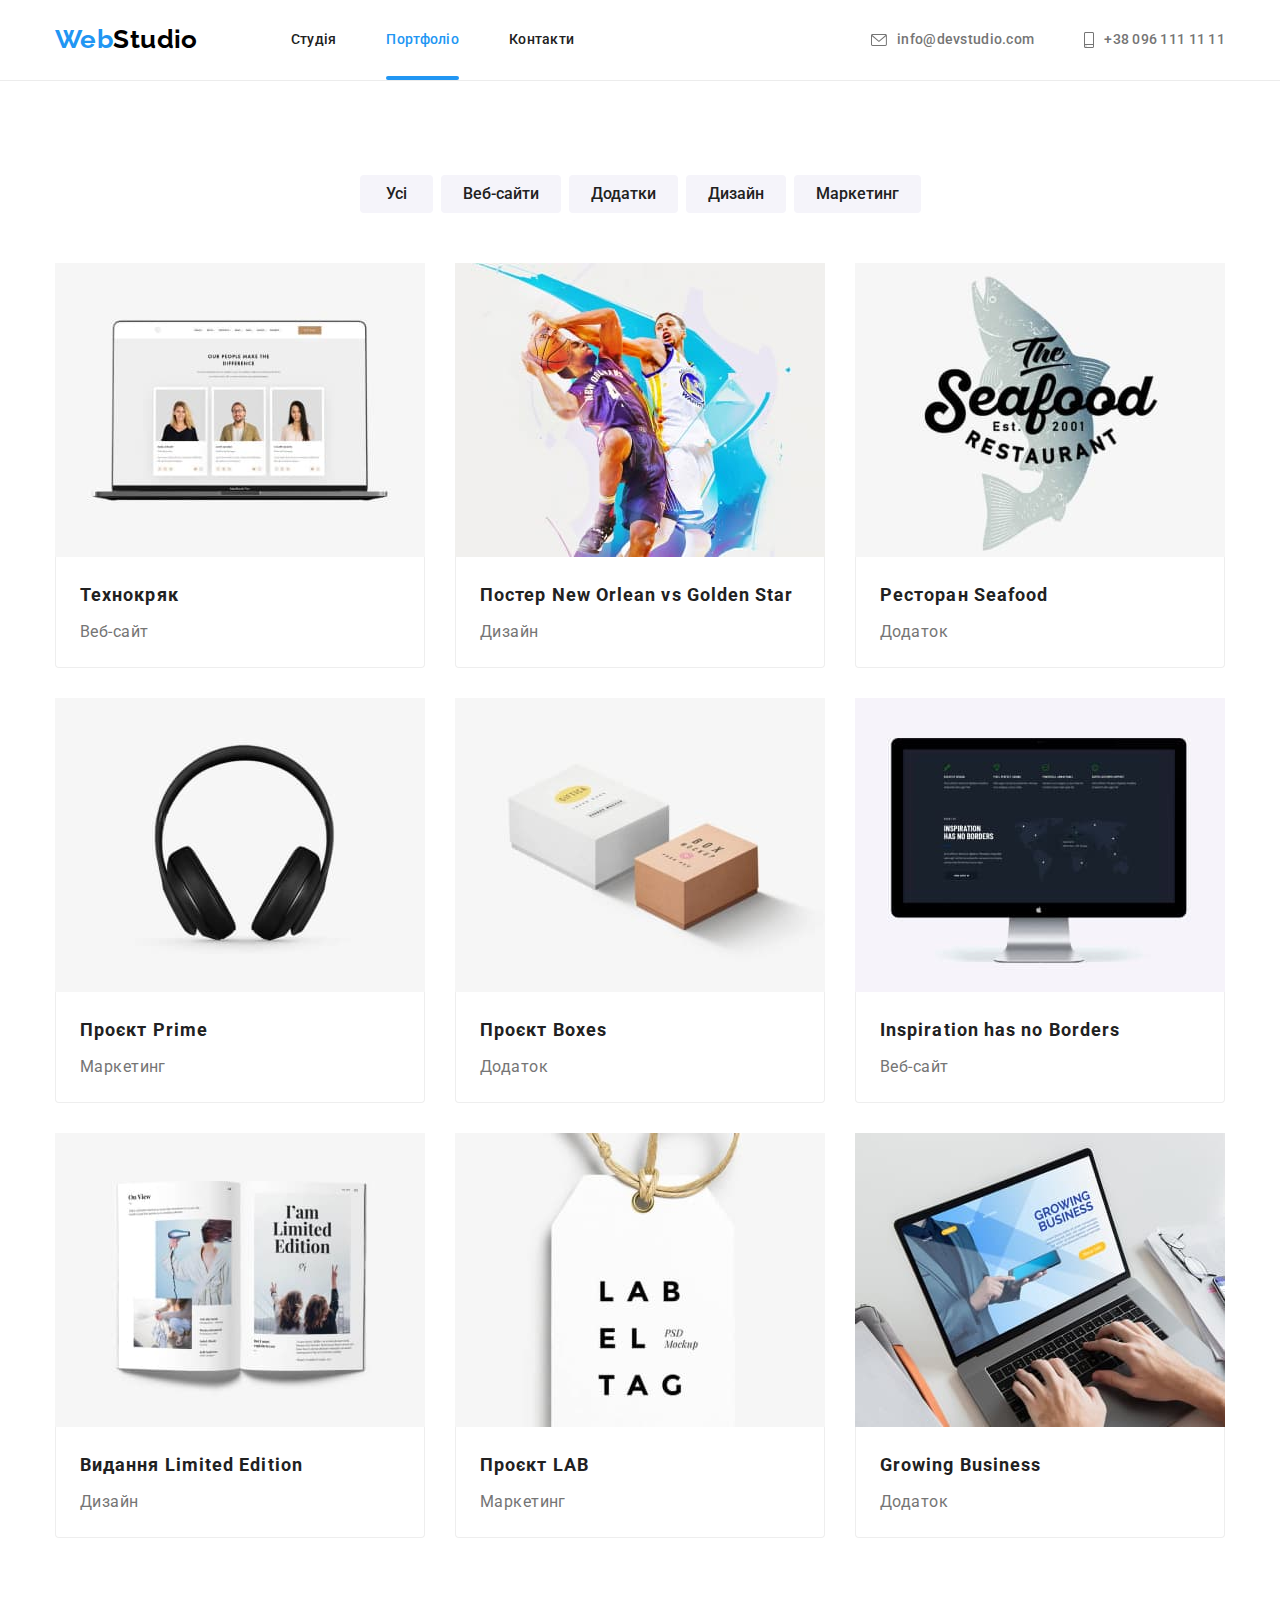
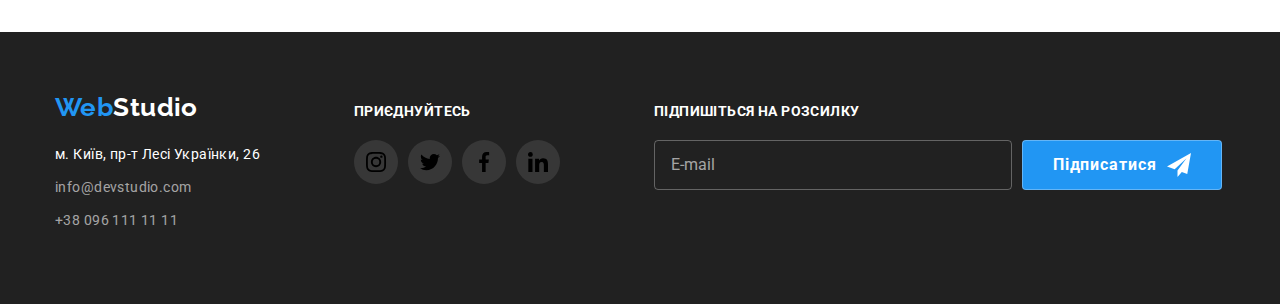
<file: portfolio.html>
<!DOCTYPE html>
<html lang="uk">
<head>
    <meta charset="UTF-8">
    <meta http-equiv="X-UA-Compatible" content="IE=edge">
    <meta name="viewport" content="width=device-width, initial-scale=1.0">
    <title>Document</title>
    <link rel="preconnect" href="https://fonts.googleapis.com">
    <link rel="preconnect" href="https://fonts.gstatic.com" crossorigin>
    <link href="https://fonts.googleapis.com/css2?family=Raleway:wght@700&family=Roboto:wght@400;500;700;900&display=swap" rel="stylesheet">
    <link rel="stylesheet" href="https://cdnjs.cloudflare.com/ajax/libs/modern-normalize/1.1.0/modern-normalize.min.css">
    <link rel="stylesheet" href="./css/main.min.css">
    <link rel="stylesheet" href="./css/style.css" type="text/css">
</head>
<body>
    <header class="header-border">
        <div class="header-conteiner container">
        <a class="logo logo-header" href=""><span class="logo logo-first">Web</span><span class="logo logo-second">Studio</span></a> 
        <nav class="header"> 
            <ul class="site-nav list">
                    <li class="site-nav item"><a href="./index.html" class="site-nav-link link">Студія</a></li>
                    <li class="site-nav item"><a href="./portfolio.html" class="site-nav-link current link">Портфоліо</a></li>
                    <li class="site-nav item"><a href="" class="site-nav-link link">Контакти</a></li>
            </ul>
        </nav>
        <!-- <div class="header-group"> -->
        <ul class="auth-nav list">
           <li class="auth-item">
                <a  class="mail link" href="mailto:info@devstudio.com">
                    <svg class="auth-icon" width="16" height="12">
                    <use href="./images/icons.svg#envelope"></use>
                    </svg>info@devstudio.com</a>
            </li>
            <li class="auth-item">
                <a class="tel link" href="tel:+380961111111">
                    <svg class="auth-icon" width="10" height="16">
                    <use href="./images/icons.svg#smartphone"></use>
                    </svg>+38 096 111 11 11</a>
            </li>
        </ul>
        <!-- </div> -->
       </div>
    </header>
    <main>
        <section class="choise">
        <div class="choise-container container">    
            <h1 class="visually-hidden">Choise projects</h1>
            <ul class="choise-list-container list"> 
                <li class="choise-item">
                    <button class="choise-btn btn" type="button">Усі</button>
                </li>
                <li class="choise-item">
                    <button class="choise-btn btn" type="button">Веб-сайти</button>
                </li> 
                <li class="choise-item">
                    <button class="choise-btn btn"  type="button">Додатки</button>
                </li>
                <li class="choise-item">
                    <button class="choise-btn btn" type="button">Дизайн</button>
                </li>
                <li class="choise-item">
                    <button class="choise-btn btn" type="button">Маркетинг</button>
                </li>
            </ul>
            <ul class="choise-project list">
            <li class="choise-project-item">
                <a href="" class="project-link link">
                <div class="project-thumb">
                <img class="project-img" src="./images/web1.jpeg" alt="Techno" width="370">   
                    <div class="project-action">
                        <p class="project-descript">Ресурс пропонує комплексні пропозиції з різним рівнем функціоналу та сервісів. Все це дозволить відвідувачу отримати вичерпні відомості про компанію чи приватну особу.</p>
                    </div>
                </div>
                <div class="project-wrapper">
                    <h2 class="project-title">Технокряк</h2> 
                    <p class="project-type">Веб-сайт</p>
                </div>
                </a>
            </li>
            <li class="choise-project-item">
                <a href="" class="project-link link">
                <div class="project-thumb">
                <img class="project-img" src="./images/poster1.jpeg" alt="Poster" width="370"> 
                <div class="project-action">
                    <p class="project-descript">Ресурс пропонує комплексні пропозиції з різним рівнем функціоналу та сервісів. Все це дозволить відвідувачу отримати вичерпні відомості про компанію чи приватну особу.</p>
                </div>
                </div>
                <div class="project-wrapper">
                    <h2 class="project-title">Постер New Orlean vs Golden Star</h2>
                    <p class="project-type">Дизайн</p>
                </div>
                </a>
            </li>
            <li class="choise-project-item">
                <a href="" class="project-link link">
                <div class="project-thumb">
                <img class="project-img" src="./images/resto1.jpeg" alt="Restoran" width="370" >
                <div class="project-action">
                    <p class="project-descript">Ресурс пропонує комплексні пропозиції з різним рівнем функціоналу та сервісів. Все це дозволить відвідувачу отримати вичерпні відомості про компанію чи приватну особу.</p>
                </div>
                </div>
            <div class="project-wrapper">
                    <h2 class="project-title">Ресторан Seafood</h2> 
                    <p class="project-type">Додаток</p>
                </div>
                </a>
            </li>
            <li class="choise-project-item">
                <a href="" class="project-link link">
                    <div class="project-thumb">
                        <img class="project-img" src="./images/prime1.jpeg" alt="Project prime" width="370"> 
                         <div class="project-action">
                            <p class="project-descript">Ресурс пропонує комплексні пропозиції з різним рівнем функціоналу та сервісів. Все це дозволить відвідувачу отримати вичерпні відомості про компанію чи приватну особу.</p>
                        </div>
                    </div>
            <div class="project-wrapper">
                    <h2 class="project-title">Проєкт Prime</h2>
                    <p class="project-type">Маркетинг</p>
                </div>
                </a>
            </li>
            <li class="choise-project-item">
                <a href="" class="project-link link">
                 <div class="project-thumb">
                <img class="project-img" src="./images/box1.jpeg" alt="project boxes" width="370"> 
                <div class="project-action">
                    <p class="project-descript">Ресурс пропонує комплексні пропозиції з різним рівнем функціоналу та сервісів. Все це дозволить відвідувачу отримати вичерпні відомості про компанію чи приватну особу.</p>
                </div>
            </div>
            <div class="project-wrapper">    
                    <h2 class="project-title">Проєкт Boxes</h2>
                    <p class="project-type">Додаток</p>
                </div>
                </a>
            </li>
            <li class="choise-project-item">
                <a href="" class="project-link link">
                    <div class="project-thumb">
                <img class="project-img" src="./images/inspiration1.jpeg" alt="No borders" width="370"> 
                <div class="project-action">
                   <p class="project-descript">Ресурс пропонує комплексні пропозиції з різним рівнем функціоналу та сервісів. Все це дозволить відвідувачу отримати вичерпні відомості про компанію чи приватну особу.</p>
                </div>
            </div>
                    
                    <div class="project-wrapper">   
                    <h2 class="project-title">Inspiration has no Borders</h2>
                    <p class="project-type">Веб-сайт</p>
        
                </div>
                </a>
            </li>
            <li class="choise-project-item">
                <a  href="" class="project-link link">
                    <div class="project-thumb">
                <img class="project-img" src="./images/editionlimited1.jpeg" alt="Limited Edition" width="370">
                <div class="project-action">
                    <p class="project-descript">Ресурс пропонує комплексні пропозиції з різним рівнем функціоналу та сервісів. Все це дозволить відвідувачу отримати вичерпні відомості про компанію чи приватну особу.</p>
                    </div>
                    </div>
                    <div class="project-wrapper"> 
                        <h2 class="project-title">Видання Limited Edition</h2>
                    <p class="project-type">Дизайн</p>
    
                    </div>
                </a>
            </li>
            <li class="choise-project-item">
                <a href="" class="project-link link">
                    <div class="project-thumb">
                <img class="project-img" src="./images/lab1.jpeg" alt="Project LAB" width="370"> 
                <div class="project-action">
                    <p class="project-descript">Ресурс пропонує комплексні пропозиції з різним рівнем функціоналу та сервісів. Все це дозволить відвідувачу отримати вичерпні відомості про компанію чи приватну особу.</p>
                    </div>
                    </div>                   
                    <div class="project-wrapper">
                    <h2 class="project-title">Проєкт LAB</h2>
                    <p class="project-type">Маркетинг</p>
                </div>
                </a>
            </li>
            <li class="choise-project-item">
                <a href="" class="project-link link">
                    <div class="project-thumb">
                    <img class="project-img" src="./images/bisnessgrow1.jpeg" alt="Growing Business" width="370">
                        <div class="project-action">
                        <p class="project-descript">Ресурс пропонує комплексні пропозиції з різним рівнем функціоналу та сервісів. Все це дозволить відвідувачу отримати вичерпні відомості про компанію чи приватну особу.</p>
                        </div>
                    </div>
                        <div class="project-wrapper">
                        <h2 class="project-title">Growing Business</h2>
                        <p class="project-type">Додаток</p>
                        </div>
                </a>
            </li>
            </ul>
        </div>
        </section>
    </main>
    <footer class="footer">
        <div class="container footer-container">
            <div class="">    
        <a class="logo-footer logo link" href=""> <span class="logo logo-first">Web</span><span class="logo logo-third">Studio</span></a>
        <address>
            <ul class="adress list">
                <li class="adress-item">
                    <a class="adress-post link" href="#">м. Київ, пр-т Лесі Українки, 26</a> 
                </li>
                <li class="adress-item">
                    <a class="contact link" href="mailto:info@devstudio.com">info@devstudio.com</a>
                </li>
                <li class="adress-item">
                    <a class="contact link" href="tel:+380961111111">+38 096 111 11 11</a>
                </li>
            </ul>
            </address>
            </div>
            <div class="footer-social-container">
                <p class="social-title">приєднуйтесь</p>
                <ul class="footer-social-list list">
                    <li class="social-items">
                        <a class="footer-social-link link" href="" aria-label="Instagram"> 
                            <svg class="social-icon" widht="20" height="20">
                            <use href="./images/icons.svg#instagram"></use>
                            </svg>
                        </a>
                    </li>
                    <li class="social-items"> 
                        <a class="footer-social-link link" href="" aria-label="Twitter"> 
                            <svg class="social-icon" widht="20" height="20">
                            <use href="./images/icons.svg#twitter"></use>
                            </svg>
                        </a>
                    </li>
                    <li class="social-items"> 
                        <a class="footer-social-link link" href="" aria-label="Facebook"> 
                            <svg class="social-icon" widht="20" height="20">
                            <use href="./images/icons.svg#facebook"></use>
                            </svg>
                        </a> 
                    </li>
                    <li class="social-items"> 
                        <a class="footer-social-link link" href="" aria-label="Linkedin"> 
                            <svg class="social-icon" widht="20" height="20">
                            <use href="./images/icons.svg#linkedin"></use>
                            </svg>
                        </a> 
                    </li>
                </ul>
            </div>
            <div class="footer-subscribe-container">
                <p class="subscribe-title">Підпишіться на розсилку</p>
                    <form class="footer-form" name="footer-form"> 
                        <label class="footer-form-field">
                            <input class="footer-form-input" type="email" placeholder="E-mail">
                        </label>
                        <button class="subscribe-btn btn" type="submit">
                           <span class="subscribe-text">Підписатися</span>
                            <svg class="subscribe-icon" width="24" height=""24>
                                <use href="./images/icons.svg#send"></use>
                            </svg> 
                        </button>
                    </form>
            </div>    
        </div>
    </footer>
    </body>
    </html>
</file>
<file: css/style.css>
/* main color text #212121 */
/* another color text #757575 */
/* white color text  #FFFFFF   */  
/* link  #2196F3  */
/* another link rgba(255, 255, 255, 0.6 */
/*:root {
   --main-text-color:#212121;
   --secondary-text-color:#757575;
    --accent-text-color:#2196F3;
   --white-text-color:#FFFFFF ;
    --icon-main-color:#AFB1B8;
    --card-gap:30px;
    --hover-duration: 250ms;
    --transition-function: cubic-bezier(0.4, 0, 0.2, 1);
*/
/*body*/
body {
    font-family: 'Roboto', sans-serif;
    font-size: 14px;
    letter-spacing: 0.03em;
    color:var(--main-text-color);
}
/* reset*/

/*.list {
    list-style: none;
    padding: 0;
    margin: 0;
}*/
/*h1, h2, h3, h4, h5, h6, p {
    margin: 0;
}*/

/* /reset  */
/*
.container {
    width: 1200px;
    margin-left: auto;
    margin-right: auto;
    padding-right: 15px;
    padding-left: 15px;

}*/

/*header
.header {
    display:flex;
    align-items: center;
    
    background-color: var(--white-text-color);
}
.header-border {
    border-bottom: 1px solid #ECECEC;   
}
.header-conteiner {
    display:flex;
    align-items: center;

}*/

/*logo*/

/*.logo {
    
    font-family: 'Raleway', sans-serif;
    font-weight: 700;
    font-size: 26px;
    line-height: 1.19;
    text-decoration: none;
}

.logo-header {
    display:block;
    margin-right: 93px;
    padding-top: 24px;
    padding-bottom: 25px;
    
}

.logo-first {
    color: var(--accent-text-color);
}

.logo-second {
    color:#000000
}
.logo-third {
    color: var(--white-text-color);
}*/
 
/*page navigation*/
/*.site-nav {
    display:flex;
    align-items: center;
    font-weight: 500;
    line-height: 1.14;
    letter-spacing: 0.02em
}
.link {
    text-decoration:none;
}

.site-nav-link {
    display:block;
    position: relative;
    padding-top: 32px;
    padding-bottom: 32px;
    color:var(--main-text-color);

    transition: color var(--hover-duration) var(--transition-function);
}
.site-nav-link.current {
    color:var(--accent-text-color)
}
.site-nav .link:hover, .site-nav .link:focus {
    color: var(--accent-text-color);
}
.site-nav-link.current::after {
    content: '';
    position: absolute;
    bottom: 0;
    left: 0;
    display: block;
    width: 100%;
    height: 4px;
    border-radius: 2px;
    background-color: var(--accent-text-color);
}

.site-nav .item+.item {
    margin-left: 50px;
}


.auth-nav {
    display:flex;
    align-items: center;
    margin-left: auto;
    padding-top: 32px;
    padding-bottom: 32px;
    font-weight: 500;
    line-height: 1.14;
    letter-spacing: 0.02em;

    transition: color var(--hover-duration) var(--transition-function);

}
 .auth-nav .link:hover, .auth-nav .link:focus {
   color: var(--accent-text-color) ;
 }
.auth-item {
    display: flex;
    justify-content: center;
    align-items: baseline;

}

.auth-icon {
    
    margin-right: 10px;
    fill:currentColor;
}

.auth-icon:hover,
.auth-icon:focus {
    fill: var(--accent-text-color);
}

.mail {
    display: flex;
    align-items: center;
    margin-right: 50px;
    
    color: var(--secondary-text-color);
}

.tel {
    display: flex;
    align-items: center;
 
    color:var(--secondary-text-color);


}
*/
/*title section*/

/*.idea {
    max-width: 1600px;
    margin-right: auto;
    margin-left: auto;
    padding-top: 200px;
    padding-bottom: 200px;

    text-align: center;
    background-color: #212121; 
    background-image:linear-gradient(rgba(47, 48, 58, 0.4),rgba(47, 48, 58, 0.4)), url(../images/idea/idea-hero.jpeg);

    background-repeat: no-repeat;
    background-size: cover;
    background-position: center;
}

.idea-title {
    
    margin-right: auto;
    margin-bottom: 30px;
    margin-left: auto;

    font-weight: 900;
    font-size: 44px;
    line-height: 1.36;
    
    color: var(--white-text-color);

}*/
/*button order*/

/*section priority*/


/*section job*/

/*.overlay-thumb {
    position: absolute;
    content: '';
    bottom: 0;
    left: 0;
    width: 100%;
    background-color: rgba(47, 48, 58, 0.8);
}*/

/*section team*/

/* section clients
.clients {
    padding-top: 94px;
    padding-bottom: 94px;
}
.clients-title {
    margin-bottom: 50px;
    font-size: 36px;
    line-height: 1.17;
    text-align:center;

}

.clients-list {
    display: flex;
    justify-content:center;
    align-items: center;
    gap: 30px;
}

.clients-link {
    width: 170px;
    height: 92px;
    display: flex;
    align-items: center;
    justify-content: center;
    border: 1px solid var(--icon-main-color);
    border-radius: 4px;
    color: var(--icon-main-color);

    transition: color var(--hover-duration) var(--transition-function),
                border var(--hover-duration) var(--transition-function);
}
.clients-icon {
    fill: currentColor;
}
.clients-link:hover,
.clients-link:focus {
    border-color: var(--accent-text-color);
    color:var(--accent-text-color);
}
*/

/* footer contacts
.footer {
    padding-top: 60px;
    padding-bottom: 60px;
    background-color: #212121; 
}
.footer-container {
    display: flex;
    justify-content: left;
    align-items: baseline;
}

.logo-footer {
    display:block;
    margin-bottom: 20px;
    margin-right: 156px;
}
.adress {
    font-style: normal;
    font-weight: 400;
    line-height: 1.71;
    transition: color var(--hover-duration) var(--transition-function);
}
.adress-post {
    color: var(--white-text-color);
}
.contact {
    color: rgba(255, 255, 255, 0.6);
}
.adress .link:hover,.adress .link:focus {
    color: var(--accent-text-color);
}
.adress-post, .contact {
    display:block;
}

.adress-item:not(:last-child) {
    margin-bottom: 9px;
}
.footer-social-container {
    margin-right: 93px;
    display:flex;
    flex-direction: column;
    width: 206px;
    height: 80px;

}
.social-title {
    margin-bottom: 20px;
    font-size: 14px;
    line-height: 1.14;
    align-items: center;
    text-transform: uppercase;
    color: var(--white-text-color);
}
.footer-social-list {
    display: flex;
    justify-content: center;
    align-items: center;
    gap:10px;
}
.footer-social-link {
    display: flex;
    justify-content: flex;
    align-items: center;
    width: 44px;
    height: 44px;
    color: var(--white-text-color);
    background-color: rgba(255, 255, 255, 0.1);
    border-radius: 50%;

    transition: background-color var(--hover-duration) var(--transition-function);
}

.footer-social-link:hover,
.footer-social-link:focus {
    background-color: var(--accent-text-color);
}*/
/* footer form*/
/*
.footer-subscribe-container {

    width: 570px;
    height: 86px;
}
.subscribe-title {
    margin-bottom: 20px;
    
    font-size: 14px;
    line-height: 1.14;
    align-items: center;
    text-transform: uppercase;
    color: var(--white-text-color);
}

.footer-form {
    display:flex;
    gap: 10px;

}

.footer-form-field {
    display: flex;
    width: 358px;
    height: 50px;
}

.footer-form-input {
    padding-left: 16px;

    width: 100%;
    border: none;
    border: 1px solid rgba(255, 255, 255, 0.3);
    border-radius: 4px;

    color: var(--white-text-color);
    background-color: transparent;

}

.footer-form-input::placeholder {
    font-size: 16px;
    line-height: 1.25;

    color:rgba(255, 255, 255, 0.6)
}

.subscribe-btn {
    display:flex;
    align-items: center;
    justify-content: center;
    padding-right: 28px;
    padding-left: 28px;
    width: 200px;
    height: 50px;

    background-color: var(--accent-text-color);
    border-radius: 4px;
    border: 1px solid rgba(255, 255, 255, 0.3);
    box-shadow: rgba(0, 0, 0, 0.15);

    transition: background-color var(--hover-duration) var(--transition-function),
    box-shadow var(--hover-duration) var(--transition-function);
}   

.subscribe-btn:hover,
.subscribe-btn:focus {
    background-color: #188CE8;
}
.subscribe-text {
    margin-right: 10px;

    font-size: 16px;
    line-height: 1.88;
    letter-spacing: 0.06em;
    color:var(--white-text-color);
    
}
*/
/*portfolio main*/
/*section choise*/
.choise {
    padding-top: 94px;
    padding-bottom: 94px;
    
}

.choise-list-container {
    display:flex;
    justify-content: center;
    margin-bottom: 50px;
}
.choise-item:not(:last-child) {
    margin-right: 8px;
}
.choise-btn {
    padding-top: 6px;
    padding-right: 22px;
    padding-bottom: 6px;
    padding-left: 22px;
    min-width: 73px;
    border: none;
    border-radius: 4px;
    font-weight: 500;
    font-size: 16px;
    line-height: 1.63;
    text-align: center;
    color:var(--main-text-color);
    background-color: #F5F4FA;

    transition: background-color var(--hover-duration) var(--transition-function),
        color var(--hover-duration) cvar(--transition-function),
        box-shadow var(--hover-duration) var(--transition-function);
    
}
    



.list .choise-btn:hover, .list .choise-btn:focus {
    color: var(--white-text-color);
    background-color: var(--accent-text-color);
    box-shadow: 0 2px rgba(0, 0, 0, 0.12), 0 1px rgba(0, 0, 0, 0.08), 0 3px rgba(0, 0, 0, 0.1);
}
.choise-project {
    display:flex;
    flex-wrap: wrap;
    gap:var(--card-gap);
}
.project-link {
    transition: box-shadow var(--hover-duration) var(--transition-function);

}
.project-link:hover {
    box-shadow: 0px 1px 1px rgba(0, 0, 0, 0.12), 0px 4px 4px rgba(0, 0, 0, 0.06), 1px 4px 6px rgba(0, 0, 0, 0.16);
}

.project-wrapper {
    padding: 20px 24px;
    border: 1px solid #EEEEEE;
    border-top: none;
    border-bottom-right-radius: 4px;
    border-bottom-left-radius: 4px;
}

.choise-project-item {
    
    flex-basis: calc((100% - var(--card-gap)*2)/3);
}


.project-title {
    margin-bottom: 4px;
    font-weight: 700;
    font-size: 18px;
    line-height: 2.0;
    letter-spacing: 0.06em;
    color: var(--main-text-color);
}

.project-type {
    font-weight: 400;
    font-size: 16px;
    line-height: 1.88;
    color:var(--secondary-text-color);
}

.project-img, .project-link {
    display: block;
}

.project-thumb {
    position: relative;
    overflow: hidden;
}

.project-action {
    position: absolute;

    transform: translateY(100%);
    transition: transform var(--hover-duration);
    top: 0;
    left: 0;

    width: 100%;
    height: 100%;
    opacity: 0;

    background-color: rgba(33, 150, 243, 0.9);
}

.project-descript {
   
    padding-top: 63px;
    padding-right: 24px;
    padding-bottom: 63px;
    padding-left: 24px;
    font-size: 18px;
    line-height: 1.56;
    text-align: left;
    color: var(--white-text-color);
    
}

.project-link:hover .project-action,
.project-link:focus .project-action {
    opacity: 1;
    transform: translateY(0%)
}
</file>
<file: css/main.min.css>
.visually-hidden{position:absolute;width:1px;height:1px;margin:-1px;border:0;padding:0;white-space:nowrap;-webkit-clip-path:inset(100%);clip-path:inset(100%);clip:rect(0 0 0 0);overflow:hidden}:root{--main-text-color:#212121;--secondary-text-color:#757575;--accent-text-color:#2196F3;--white-text-color:#FFFFFF ;--icon-main-color:#AFB1B8;--card-gap:30px;--hover-duration: 250ms;--transition-function: cubic-bezier(0.4, 0, 0.2, 1)}.link{text-decoration:none}.list{list-style:none;padding:0;margin:0}h1,h2,h3,h4,h5,h6,p{margin:0}.job{padding-bottom:94px}@media screen and (max-width: 1199px){.job{display:none}}.job__title{margin-bottom:50px;font-weight:700;font-size:36px;line-height:1.17;text-align:center}.job__container{display:-webkit-box;display:-ms-flexbox;display:flex;gap:30px}.job-thumb{position:relative}.job-thumb__img{display:block}.job-thumb__title{position:absolute;content:"";bottom:0;left:0;width:100%;height:70px;display:-webkit-box;display:-ms-flexbox;display:flex;-webkit-box-pack:center;-ms-flex-pack:center;justify-content:center;-webkit-box-align:center;-ms-flex-align:center;align-items:center;font-size:14px;font-weight:700;line-height:1.14;text-align:center;text-transform:uppercase;color:var(--white-text-color);background-color:rgba(47,48,58,.8)}.team{padding-top:60px;padding-bottom:60px;background:#f5f4fa}@media screen and (min-width: 1200px){.team{padding-top:94px;padding-bottom:94px}}@media screen and (min-width: 768px)and (max-width: 1199px){.team__container{-ms-flex-wrap:wrap;flex-wrap:wrap}}@media screen and (min-width: 768px){.team__container{display:-webkit-box;display:-ms-flexbox;display:flex;gap:30px}}.team__title{margin-bottom:30px;font-size:28px;font-weight:700;line-height:1.17;text-align:center}@media screen and (min-width: 1200px){.team__title{margin-bottom:50px;font-size:36px}}.team__list{border:1px solid rgba(0,0,0,.25);border-bottom-right-radius:4px;border-bottom-left-radius:4px;-webkit-box-shadow:0 2px rgba(0,0,0,.2),0 1px rgba(0,0,0,.14),0 1px rgba(0,0,0,.12);box-shadow:0 2px rgba(0,0,0,.2),0 1px rgba(0,0,0,.14),0 1px rgba(0,0,0,.12)}@media screen and (max-width: 767px){.team__list:not(:last-child){margin-bottom:30px}}@media screen and (min-width: 768px)and (max-width: 1199px){.team__list{-ms-flex-preferred-size:calc((100% - 30px)/2);flex-basis:calc((100% - 30px)/2)}}.team__img{display:block}@media screen and (max-width: 1199px){.team__img{width:100%}}.team-block{padding-top:30px;background-color:var(--white-text-color)}@media screen and (min-width: 480px){.team-block{padding-bottom:24px}}@media screen and (min-width: 1200px){.team-block{padding-bottom:30px}}.team-block__person{margin-bottom:10px;font-weight:500;font-size:16px;line-height:1.19;text-align:center}.team-block__job{margin-bottom:16px;font-weight:400;font-size:16px;line-height:1.19;text-align:center;color:var(--secondary-text-color)}.social-list{display:-webkit-box;display:-ms-flexbox;display:flex;-webkit-box-pack:center;-ms-flex-pack:center;justify-content:center;-webkit-box-align:center;-ms-flex-align:center;align-items:center;gap:10px}.social-link{display:-webkit-box;display:-ms-flexbox;display:flex;-webkit-box-pack:flex;-ms-flex-pack:flex;justify-content:flex;-webkit-box-align:center;-ms-flex-align:center;align-items:center;width:44px;height:44px;color:var(--icon-main-color);border-radius:50%;-webkit-transition:background-color var(--hover-duration) var(--transition-function),color var(--hover-duration) var(--transition-function);transition:background-color var(--hover-duration) var(--transition-function),color var(--hover-duration) var(--transition-function)}.social-link:hover,.social-link:focus{background-color:var(--accent-text-color);color:var(--white-text-color)}.social-link__icon{fill:currentColor}.priority{padding-top:60px;padding-bottom:60px}@media screen and (min-width: 1200px){.priority{padding-top:94px;padding-bottom:94px}}@media screen and (max-width: 767px){.priority__container{display:-webkit-box;display:-ms-flexbox;display:flex;-webkit-box-orient:vertical;-webkit-box-direction:normal;-ms-flex-direction:column;flex-direction:column}}@media screen and (min-width: 768px){.priority__container{display:-webkit-box;display:-ms-flexbox;display:flex;-ms-flex-wrap:wrap;flex-wrap:wrap;-webkit-box-orient:horizontal;-webkit-box-direction:normal;-ms-flex-direction:row;flex-direction:row;gap:30px}}@media screen and (min-width: 1200px){.priority__container{display:-webkit-box;display:-ms-flexbox;display:flex;gap:30px}}.priopity-link{margin-bottom:30px;background-color:#f5f4fa}@media screen and (max-width: 767px){.priopity-link{display:-webkit-box;display:-ms-flexbox;display:flex;-webkit-box-pack:center;-ms-flex-pack:center;justify-content:center;-webkit-box-align:center;-ms-flex-align:center;align-items:center;padding-top:25px;padding-bottom:25px;width:100%;height:100%}}@media screen and (min-width: 768px){.priopity-link{display:-webkit-box;display:-ms-flexbox;display:flex;-webkit-box-pack:center;-ms-flex-pack:center;justify-content:center;-webkit-box-align:center;-ms-flex-align:center;align-items:center;-ms-flex-preferred-size:calc((100% - 30px)/2);flex-basis:calc((100% - 30px)/2);width:354px;height:120px}}@media screen and (min-width: 1200px){.priopity-link{display:-webkit-box;display:-ms-flexbox;display:flex;-webkit-box-pack:center;-ms-flex-pack:center;justify-content:center;-webkit-box-align:center;-ms-flex-align:center;align-items:center;width:270px;height:120px}}.priority__title{margin-bottom:10px;font-size:14px}.list .priority__title{font-weight:700;line-height:1.1}@media screen and (min-width: 480px){.priority__title{text-align:center}}@media screen and (min-width: 768px){.priority__title{text-align:left}}.list .priority__descr{font-weight:400;line-height:1.71;color:var(--secondary-text-color)}@media screen and (max-width: 767px){.priority__descr{margin-bottom:30px;max-width:450px;text-align:left}}@media screen and (min-width: 768px){.priority__descr{width:354px}}@media screen and (min-width: 1200px){.priority__descr{width:270px}}.header{display:-webkit-box;display:-ms-flexbox;display:flex;-webkit-box-align:center;-ms-flex-align:center;align-items:center;background-color:var(--white-text-color)}@media screen and (max-width: 767px){.header{display:none}}.header-border{border-bottom:1px solid #ececec}.header-conteiner{display:-webkit-box;display:-ms-flexbox;display:flex;-webkit-box-align:center;-ms-flex-align:center;align-items:center}.logo{font-family:"Raleway",sans-serif;font-weight:700;text-decoration:none}@media screen and (max-width: 1199px){.logo{font-size:24px;line-height:1.38}}@media screen and (min-width: 1200px){.logo{font-size:26px;line-height:1.19}}.logo-header{display:block}@media screen and (max-width: 767px){.logo-header{padding-top:16px;padding-bottom:16px}}@media screen and (min-width: 768px){.logo-header{margin-right:93px;padding-top:24px;padding-bottom:25px}}.logo-first{color:var(--accent-text-color)}.logo-second{color:#000}.logo-third{color:var(--white-text-color)}.site-nav{display:-webkit-box;display:-ms-flexbox;display:flex;-webkit-box-align:center;-ms-flex-align:center;align-items:center;font-weight:500;line-height:1.14;letter-spacing:.02em}.link{text-decoration:none}.site-nav-link{display:block;position:relative;padding-top:32px;padding-bottom:32px;color:var(--main-text-color);-webkit-transition:color var(--hover-duration) var(--transition-function);transition:color var(--hover-duration) var(--transition-function)}.site-nav-link.current{color:var(--accent-text-color)}.site-nav .link:hover,.site-nav .link:focus{color:var(--accent-text-color)}.site-nav-link.current::after{content:"";position:absolute;bottom:0;left:0;display:block;width:100%;height:4px;border-radius:2px;background-color:var(--accent-text-color)}.site-nav .item+.item{margin-left:50px}.auth-nav{display:none}@media screen and (min-width: 768px){.auth-nav{display:block;margin-left:auto;padding-top:21px;padding-bottom:21px;font-weight:500;line-height:1.14;letter-spacing:.02em;-webkit-transition:color var(--hover-duration) var(--transition-function);transition:color var(--hover-duration) var(--transition-function)}}@media screen and (min-width: 1200px){.auth-nav{display:-webkit-box;display:-ms-flexbox;display:flex;-webkit-box-align:center;-ms-flex-align:center;align-items:center;padding-top:32px;padding-bottom:32px}}.auth-nav .link:hover,.auth-nav .link:focus{color:var(--accent-text-color)}.auth-item{display:-webkit-box;display:-ms-flexbox;display:flex;-webkit-box-align:baseline;-ms-flex-align:baseline;align-items:baseline}@media screen and (min-width: 768px)and (max-width: 1199px){.auth-item{font-size:12px}.auth-item:not(:last-child){margin-bottom:10px}}@media screen and (min-width: 1200px){.auth-item{-webkit-box-pack:center;-ms-flex-pack:center;justify-content:center}}.auth-icon{margin-right:10px;fill:currentColor}.auth-icon:hover,.auth-icon:focus{fill:var(--accent-text-color)}.mail{display:-webkit-box;display:-ms-flexbox;display:flex;-webkit-box-align:center;-ms-flex-align:center;align-items:center;color:var(--secondary-text-color)}@media screen and (min-width: 1200px){.mail{margin-right:50px}}.tel{display:-webkit-box;display:-ms-flexbox;display:flex;-webkit-box-align:center;-ms-flex-align:center;align-items:center;color:var(--secondary-text-color)}.close-mobile{position:absolute;top:10px;right:15px;width:40px;height:40px;display:-webkit-box;display:-ms-flexbox;display:flex;-webkit-box-align:center;-ms-flex-align:center;align-items:center;-webkit-box-pack:center;-ms-flex-pack:center;justify-content:center;background-color:rgba(0,0,0,0);border:none;cursor:pointer;-webkit-transition:color var(--hover-duration) var(--transition-function);transition:color var(--hover-duration) var(--transition-function)}.close-mobile:hover,.close-mobile:focus{color:var(--accent-text-color)}.close-mobile-icon{fill:currentColor}.menu-toggle{min-height:40px;min-width:40px;display:-webkit-box;display:-ms-flexbox;display:flex;-webkit-box-align:center;-ms-flex-align:center;align-items:center;-webkit-box-pack:center;-ms-flex-pack:center;justify-content:center;margin-left:auto;padding:0;background-color:rgba(0,0,0,0);cursor:pointer;border:none;border-radius:50%;outline:none}@media screen and (min-width: 768px){.menu-toggle{display:none}}.menu-toggle:hover,.menu-toggle:focus{background-color:rgba(0,0,0,.1)}.menu-container{display:-webkit-box;display:-ms-flexbox;display:flex;-webkit-box-orient:vertical;-webkit-box-direction:normal;-ms-flex-direction:column;flex-direction:column;position:fixed;top:0;left:0;width:100vw;height:100vh;padding-top:48px;padding-right:84px;padding-bottom:48px;padding-left:40px;margin:0;background-color:#fff;z-index:999;-webkit-transform:translateX(100%);transform:translateX(100%);-webkit-transition:-webkit-transform 250ms ease-in-out;transition:-webkit-transform 250ms ease-in-out;transition:transform 250ms ease-in-out;transition:transform 250ms ease-in-out, -webkit-transform 250ms ease-in-out}@media screen and (max-width: 1199px){.menu-container{overflow:hidden}}.menu-container.is-open{-webkit-transform:translateX(0);transform:translateX(0)}.menu-container .menu-toggle{position:absolute;top:16px;right:16px;color:#fff}.mobile-menu{font-weight:500;font-size:40px;line-height:1.18;letter-spacing:.02em}.mobile-link{display:block;color:var(--main-text-color);-webkit-transition:color var(--hover-duration) var(--transition-function);transition:color var(--hover-duration) var(--transition-function)}.mobile-link.current{color:var(--accent-text-color)}.mobile-menu__item:not(:last-child){margin-bottom:32px}.mobile-menu__item:hover,.mobile-menu__item:focus{color:var(--accent-text-color)}.mobile-thumb{margin-top:auto;font-weight:500}.mobile-contact{margin-bottom:64px}.contact-link{display:block;font-size:24px;line-height:1.17;letter-spacing:0,2em;color:var(---secondary-text-color)}.mobile-contact__item:not(:last-child){margin-bottom:32px}.mobile-social{display:-webkit-box;display:-ms-flexbox;display:flex;gap:10px;margin-top:auto;line-height:1.14;letter-spacing:.02em;-webkit-transition:color var(--hover-duration) var(--transition-function);transition:color var(--hover-duration) var(--transition-function)}@media screen and (max-width: 479px){.mobile-social{-ms-flex-wrap:wrap;flex-wrap:wrap}}.mobile-social .link:hover,.mobile-social .link:focus{color:var(--accent-text-color)}.mobile-social__items{color:var(--accent-text-color)}.mobile-social__items:not(:last-child){border-right:1px solid rgba(33,33,33,.2);padding-right:10px}.social-networks{font-size:18px;line-height:1.22;color:var(--accent-text-color)}@media screen and (max-width: 1199px){.clients{padding-top:60px;padding-bottom:60px}}@media screen and (min-width: 1200px){.clients{padding-top:94px;padding-bottom:94px}}.clients-title{margin-bottom:30px;font-size:28px;line-height:1.18;text-align:center}@media screen and (min-width: 1200px){.clients-title{margin-bottom:50px;font-size:36px;line-height:1.17;text-align:center}}.clients-list{display:-webkit-box;display:-ms-flexbox;display:flex;-webkit-box-pack:center;-ms-flex-pack:center;justify-content:center;-webkit-box-align:center;-ms-flex-align:center;align-items:center;gap:30px}@media screen and (max-width: 1199px){.clients-list{-ms-flex-wrap:wrap;flex-wrap:wrap}}.clients-link{width:210px;height:92px;display:-webkit-box;display:-ms-flexbox;display:flex;-webkit-box-align:center;-ms-flex-align:center;align-items:center;-webkit-box-pack:center;-ms-flex-pack:center;justify-content:center;border:1px solid var(--icon-main-color);border-radius:4px;color:var(--icon-main-color);-webkit-transition:color var(--hover-duration) var(--transition-function),border var(--hover-duration) var(--transition-function);transition:color var(--hover-duration) var(--transition-function),border var(--hover-duration) var(--transition-function)}@media screen and (min-width: 768px){.clients-link{width:226px}}@media screen and (min-width: 1200px){.clients-link{width:170px}}.clients-icon{fill:currentColor}.clients-link:hover,.clients-link:focus{border-color:var(--accent-text-color);color:var(--accent-text-color)}.idea{max-width:1600px;margin-right:auto;margin-left:auto;padding-top:200px;padding-bottom:200px;text-align:center;background-color:#212121;background-repeat:no-repeat;background-size:cover;background-position:center;background-image:-webkit-gradient(linear, left top, left bottom, from(rgba(47, 48, 58, 0.4)), to(rgba(47, 48, 58, 0.4))),url(../images/idea/imgsm@1x.jpeg);background-image:linear-gradient(rgba(47, 48, 58, 0.4), rgba(47, 48, 58, 0.4)),url(../images/idea/imgsm@1x.jpeg)}@media screen and (min-device-pixel-ratio: 2),screen and (-webkit-min-device-pixel-ratio: 2),screen and (min-resolution: 192dpi),screen and (min-resolution: 2dppx){.idea{background-image:-webkit-gradient(linear, left top, left bottom, from(rgba(47, 48, 58, 0.4)), to(rgba(47, 48, 58, 0.4))),url(../images/idea/imgsm@2x.jpeg);background-image:linear-gradient(rgba(47, 48, 58, 0.4), rgba(47, 48, 58, 0.4)),url(../images/idea/imgsm@2x.jpeg)}}@media screen and (min-width: 481px){.idea{background-image:-webkit-gradient(linear, left top, left bottom, from(rgba(47, 48, 58, 0.4)), to(rgba(47, 48, 58, 0.4))),url(../images/idea/imgm@1x.jpeg);background-image:linear-gradient(rgba(47, 48, 58, 0.4), rgba(47, 48, 58, 0.4)),url(../images/idea/imgm@1x.jpeg)}}@media screen and (min-width: 481px)and (min-device-pixel-ratio: 2),screen and (min-width: 481px)and (-webkit-min-device-pixel-ratio: 2),screen and (min-width: 481px)and (min-resolution: 192dpi),screen and (min-width: 481px)and (min-resolution: 2dppx){.idea{background-image:-webkit-gradient(linear, left top, left bottom, from(rgba(47, 48, 58, 0.4)), to(rgba(47, 48, 58, 0.4))),url(../images/idea/imgm@2x.jpeg);background-image:linear-gradient(rgba(47, 48, 58, 0.4), rgba(47, 48, 58, 0.4)),url(../images/idea/imgm@2x.jpeg)}}@media screen and (min-width: 769px){.idea{background-image:-webkit-gradient(linear, left top, left bottom, from(rgba(47, 48, 58, 0.4)), to(rgba(47, 48, 58, 0.4))),url(../images/idea/idea-hero.jpeg);background-image:linear-gradient(rgba(47, 48, 58, 0.4), rgba(47, 48, 58, 0.4)),url(../images/idea/idea-hero.jpeg)}}@media screen and (min-width: 769px)and (min-device-pixel-ratio: 2),screen and (min-width: 769px)and (-webkit-min-device-pixel-ratio: 2),screen and (min-width: 769px)and (min-resolution: 192dpi),screen and (min-width: 769px)and (min-resolution: 2dppx){.idea{background-image:-webkit-gradient(linear, left top, left bottom, from(rgba(47, 48, 58, 0.4)), to(rgba(47, 48, 58, 0.4))),url(../images/idea/imgl@2x.jpeg);background-image:linear-gradient(rgba(47, 48, 58, 0.4), rgba(47, 48, 58, 0.4)),url(../images/idea/imgl@2x.jpeg)}}.idea-title{margin-right:auto;margin-bottom:30px;margin-left:auto;font-weight:900;font-size:44px;line-height:1.36;text-transform:uppercase;color:var(--white-text-color)}.idea-btn{display:-webkit-box;display:-ms-flexbox;display:flex;-webkit-box-align:center;-ms-flex-align:center;align-items:center;-webkit-box-pack:center;-ms-flex-pack:center;justify-content:center;max-width:216px;height:50px;padding-top:10px;padding-right:24px;padding-bottom:10px;padding-left:24px;border-color:#2f303a;border-radius:4px;font-weight:700;font-size:16px;line-height:1.88;letter-spacing:.06em;color:var(--white-text-color);background-color:var(--accent-text-color);border:none;-webkit-transition:background-color var(--hover-duration) var(--transition-function);transition:background-color var(--hover-duration) var(--transition-function)}.btn{display:inline-block;font-family:inherit;cursor:pointer}.idea-btn:hover,.idea-btn:focus{background-color:#188ce8}.container{margin-left:auto;margin-right:auto;padding-right:15px;padding-left:15px}@media screen and (max-width: 767px){.container{max-width:480px}}@media screen and (min-width: 768px){.container{max-width:768px}}@media screen and (min-width: 1200px){.container{max-width:1200px}}.backdrop{position:fixed;top:0;left:0;width:100%;height:100%;background-color:rgba(0,0,0,.2);-webkit-backdrop-filter:blur(2px);backdrop-filter:blur(2px);overflow-y:scroll}.modal{padding:40px;position:absolute;top:15%;left:3%;width:100%;max-width:450px;height:100%;max-height:609px;background-color:var(--white-text-color);border-radius:4px}@media screen and (min-width: 768px){.modal{top:25%;left:25%}}@media screen and (min-width: 1200px){.modal{-webkit-transform:translate(-50%, -50%) scale(1);transform:translate(-50%, -50%) scale(1);-webkit-transition:-webkit-transform 700ms linear;transition:-webkit-transform 700ms linear;transition:transform 700ms linear;transition:transform 700ms linear, -webkit-transform 700ms linear;top:50%;left:50%;max-width:528px;max-height:581px}}.close-modal{position:absolute;top:8px;right:8px;width:30px;height:30px;padding:0;display:-webkit-box;display:-ms-flexbox;display:flex;-webkit-box-align:center;-ms-flex-align:center;align-items:center;-webkit-box-pack:center;-ms-flex-pack:center;justify-content:center;background-color:rgba(0,0,0,0);border-radius:50%;border:1px solid rgba(0,0,0,.1);cursor:pointer;-webkit-transition:color var(--hover-duration) var(--transition-function);transition:color var(--hover-duration) var(--transition-function)}.close-modal:hover,.close-modal:focus{color:var(--accent-text-color)}.close-modal-icon{fill:currentColor}.backdrop.is-hidden{opacity:0;pointer-events:none;visibility:hidden;-webkit-transition:opacity 1s,visibility 0s 1s;transition:opacity 1s,visibility 0s 1s}.backdrop.is-hidden .modal{-webkit-transform:translate(0%, -50%) scale(0.5);transform:translate(0%, -50%) scale(0.5)}.modal-title{margin-bottom:12px;font-weight:700;font-size:20px;line-height:1.15;text-align:center;color:var(--main-text-color)}.modal-form{max-width:370px;width:100%;max-height:342px;height:100%}@media screen and (min-width: 1200px){.modal-form{max-width:448px}}.form-field{display:-webkit-box;display:-ms-flexbox;display:flex;-webkit-box-orient:vertical;-webkit-box-direction:normal;-ms-flex-direction:column;flex-direction:column;margin-bottom:10px}.form-thumb{margin-bottom:10px}.form-thumb .form-field:last-child{margin-bottom:28px}.form-input{display:block;width:100%;height:40px;padding:0;padding-left:40px;border:1px solid rgba(33,33,33,.2);border-radius:4px;-webkit-transition:border-color var(--hover-duration) var(--transition-function);transition:border-color var(--hover-duration) var(--transition-function)}.form-field:focus-within>.form-textarea{border:1px solid var(--accent-text-color);outline:rgba(0,0,0,0)}.form-field:focus-within>.form-input{border:1px solid var(--accent-text-color);outline:rgba(0,0,0,0)}.form-input:focus+.form-icon{fill:var(--accent-text-color)}.form-tumb{position:relative}.form-span{display:inline-block;margin-bottom:4px;font-size:12px;line-height:1.17;color:var(--secondary-text-color)}.form-icon{position:absolute;content:"";display:inline-block;top:50%;left:12px;width:18px;height:18px}.form-textarea{resize:none;padding:12px 16px;font-size:12px;line-height:1.17;text-align:left;border:1px solid rgba(33,33,33,.2);border-radius:4px}.form-textarea::-webkit-input-placeholder{font-size:12px;line-height:1.17;color:rgba(117,117,117,.5)}.form-textarea::-moz-placeholder{font-size:12px;line-height:1.17;color:rgba(117,117,117,.5)}.form-textarea:-ms-input-placeholder{font-size:12px;line-height:1.17;color:rgba(117,117,117,.5)}.form-textarea::-ms-input-placeholder{font-size:12px;line-height:1.17;color:rgba(117,117,117,.5)}.form-textarea::placeholder{font-size:12px;line-height:1.17;color:rgba(117,117,117,.5)}.form-agreement{display:-webkit-box;display:-ms-flexbox;display:flex;-webkit-box-align:center;-ms-flex-align:center;align-items:center;-webkit-box-pack:center;-ms-flex-pack:center;justify-content:center;gap:7px;margin-bottom:40px;height:24px}.form-agreement-text{-webkit-user-select:none;-moz-user-select:none;-ms-user-select:none;user-select:none;color:var(--secondary-text-color)}.form-agreement-link{color:var(--accent-text-color)}.checkbox{width:16px;height:15px;cursor:pointer;-webkit-transition:opacity var(--hover-duration) var(--transition-function);transition:opacity var(--hover-duration) var(--transition-function)}.check-sign .unchecked{opacity:1}.check-sign .checked{opacity:0}.checkbox:checked+.check-sign .unchecked{opacity:0}.checkbox:checked+.check-sign .checked{opacity:1}.modal-btn{display:block;margin:0 auto;width:200px;height:50px;border-color:rgba(0,0,0,0);border-radius:4px;font-size:16px;line-height:1.88;text-align:center;color:var(--white-text-color);background-color:var(--accent-text-color);-webkit-transition:background-color var(--hover-duration) var(--transition-function);transition:background-color var(--hover-duration) var(--transition-function)}.modal-bt:hover,.modal-bt:focus{background-color:#188ce8}.footer{padding-top:60px;padding-bottom:60px;background-color:#212121}@media screen and (max-width: 1199px){.footer-container{text-align:center}}@media screen and (min-width: 1200px){.footer-container{display:-webkit-box;display:-ms-flexbox;display:flex;-webkit-box-pack:left;-ms-flex-pack:left;justify-content:left;-webkit-box-align:baseline;-ms-flex-align:baseline;align-items:baseline}}.logo-footer{display:block;margin-bottom:20px}@media screen and (min-width: 768px){.logo-footer{margin-bottom:28px}}@media screen and (min-width: 1200px){.logo-footer{margin-bottom:20px;margin-right:156px}}@media screen and (max-width: 767px){.adress-thumb{margin-bottom:60px}}.adress{font-style:normal;font-weight:400;line-height:1.71;-webkit-transition:color var(--hover-duration) var(--transition-function);transition:color var(--hover-duration) var(--transition-function)}.adress-post{color:var(--white-text-color)}.contact{color:rgba(255,255,255,.6)}.adress .link:hover,.adress .link:focus{color:var(--accent-text-color)}.adress-post,.contact{display:block}.adress-item:not(:last-child){margin-bottom:12px}@media screen and (min-width: 1200px){.adress-item:not(:last-child){margin-bottom:9px}}.footer-social-container{display:-webkit-box;display:-ms-flexbox;display:flex;-webkit-box-orient:vertical;-webkit-box-direction:normal;-ms-flex-direction:column;flex-direction:column;margin-bottom:60px}@media screen and (min-width: 1200px){.footer-social-container{margin-right:93px;width:206px;height:80px}}.social-title{margin-bottom:20px;font-weight:700;font-size:14px;line-height:1.14;-webkit-box-align:center;-ms-flex-align:center;align-items:center;text-transform:uppercase;color:var(--white-text-color)}.footer-social-list{display:-webkit-box;display:-ms-flexbox;display:flex;-webkit-box-pack:center;-ms-flex-pack:center;justify-content:center;-webkit-box-align:center;-ms-flex-align:center;align-items:center;gap:10px}.footer-social-link{display:-webkit-box;display:-ms-flexbox;display:flex;-webkit-box-pack:center;-ms-flex-pack:center;justify-content:center;-webkit-box-align:center;-ms-flex-align:center;align-items:center;width:44px;height:44px;color:var(--white-text-color);background-color:rgba(255,255,255,.1);border-radius:50%;-webkit-transition:background-color var(--hover-duration) var(--transition-function);transition:background-color var(--hover-duration) var(--transition-function)}.footer-social-link:hover,.footer-social-link:focus{background-color:var(--accent-text-color)}.footer-subscribe-container{width:100%}@media screen and (min-width: 768px)and (max-width: 1999px){.footer-subscribe-container{margin:0 auto;width:450px}}@media screen and (min-width: 1200px){.footer-subscribe-container{width:570px;height:86px}}.subscribe-title{margin-bottom:20px;font-weight:700;font-size:14px;line-height:1.14;-webkit-box-align:center;-ms-flex-align:center;align-items:center;text-transform:uppercase;color:var(--white-text-color)}@media screen and (min-width: 1200px){.footer-form{display:-webkit-box;display:-ms-flexbox;display:flex;gap:10px}}.footer-form-field{display:block;width:100%;height:46px}@media screen and (max-width: 1199px){.footer-form-field{margin-bottom:20px}}@media screen and (min-width: 1200px){.footer-form-field{display:-webkit-box;display:-ms-flexbox;display:flex;width:358px;height:50px}}.footer-form-input{padding-left:16px;width:100%;height:100%;border:none;border:1px solid rgba(255,255,255,.3);border-radius:4px;color:var(--white-text-color);background-color:rgba(0,0,0,0)}.footer-form-input::-webkit-input-placeholder{font-size:16px;line-height:1.25;color:rgba(255,255,255,.6)}.footer-form-input::-moz-placeholder{font-size:16px;line-height:1.25;color:rgba(255,255,255,.6)}.footer-form-input:-ms-input-placeholder{font-size:16px;line-height:1.25;color:rgba(255,255,255,.6)}.footer-form-input::-ms-input-placeholder{font-size:16px;line-height:1.25;color:rgba(255,255,255,.6)}.footer-form-input::placeholder{font-size:16px;line-height:1.25;color:rgba(255,255,255,.6)}.subscribe-btn{display:-webkit-box;display:-ms-flexbox;display:flex;-webkit-box-align:center;-ms-flex-align:center;align-items:center;-webkit-box-pack:center;-ms-flex-pack:center;justify-content:center;padding-right:28px;padding-left:28px;width:200px;height:50px;font-weight:700;background-color:var(--accent-text-color);border-radius:4px;border:1px solid rgba(255,255,255,.3);-webkit-box-shadow:rgba(0,0,0,.15);box-shadow:rgba(0,0,0,.15);-webkit-transition:background-color var(--hover-duration) var(--transition-function),-webkit-box-shadow var(--hover-duration) var(--transition-function);transition:background-color var(--hover-duration) var(--transition-function),-webkit-box-shadow var(--hover-duration) var(--transition-function);transition:background-color var(--hover-duration) var(--transition-function),box-shadow var(--hover-duration) var(--transition-function);transition:background-color var(--hover-duration) var(--transition-function),box-shadow var(--hover-duration) var(--transition-function),-webkit-box-shadow var(--hover-duration) var(--transition-function)}@media screen and (max-width: 1199px){.subscribe-btn{margin:auto}}.subscribe-btn:hover,.subscribe-btn:focus{background-color:#188ce8}.subscribe-text{margin-right:10px;font-size:16px;line-height:1.88;letter-spacing:.06em;color:var(--white-text-color)}@media screen and (min-width: 768px){.footer-thumb-decor{display:-webkit-box;display:-ms-flexbox;display:flex;-webkit-box-align:baseline;-ms-flex-align:baseline;align-items:baseline}}@media screen and (min-width: 768px)and (max-width: 1199px){.footer-thumb-decor{margin-bottom:60px}}@media screen and (min-width: 768px)and (max-width: 1199px){.footer-thumb{margin-left:61px;margin-right:165px}}/*# sourceMappingURL=main.min.css.map */
</file>
